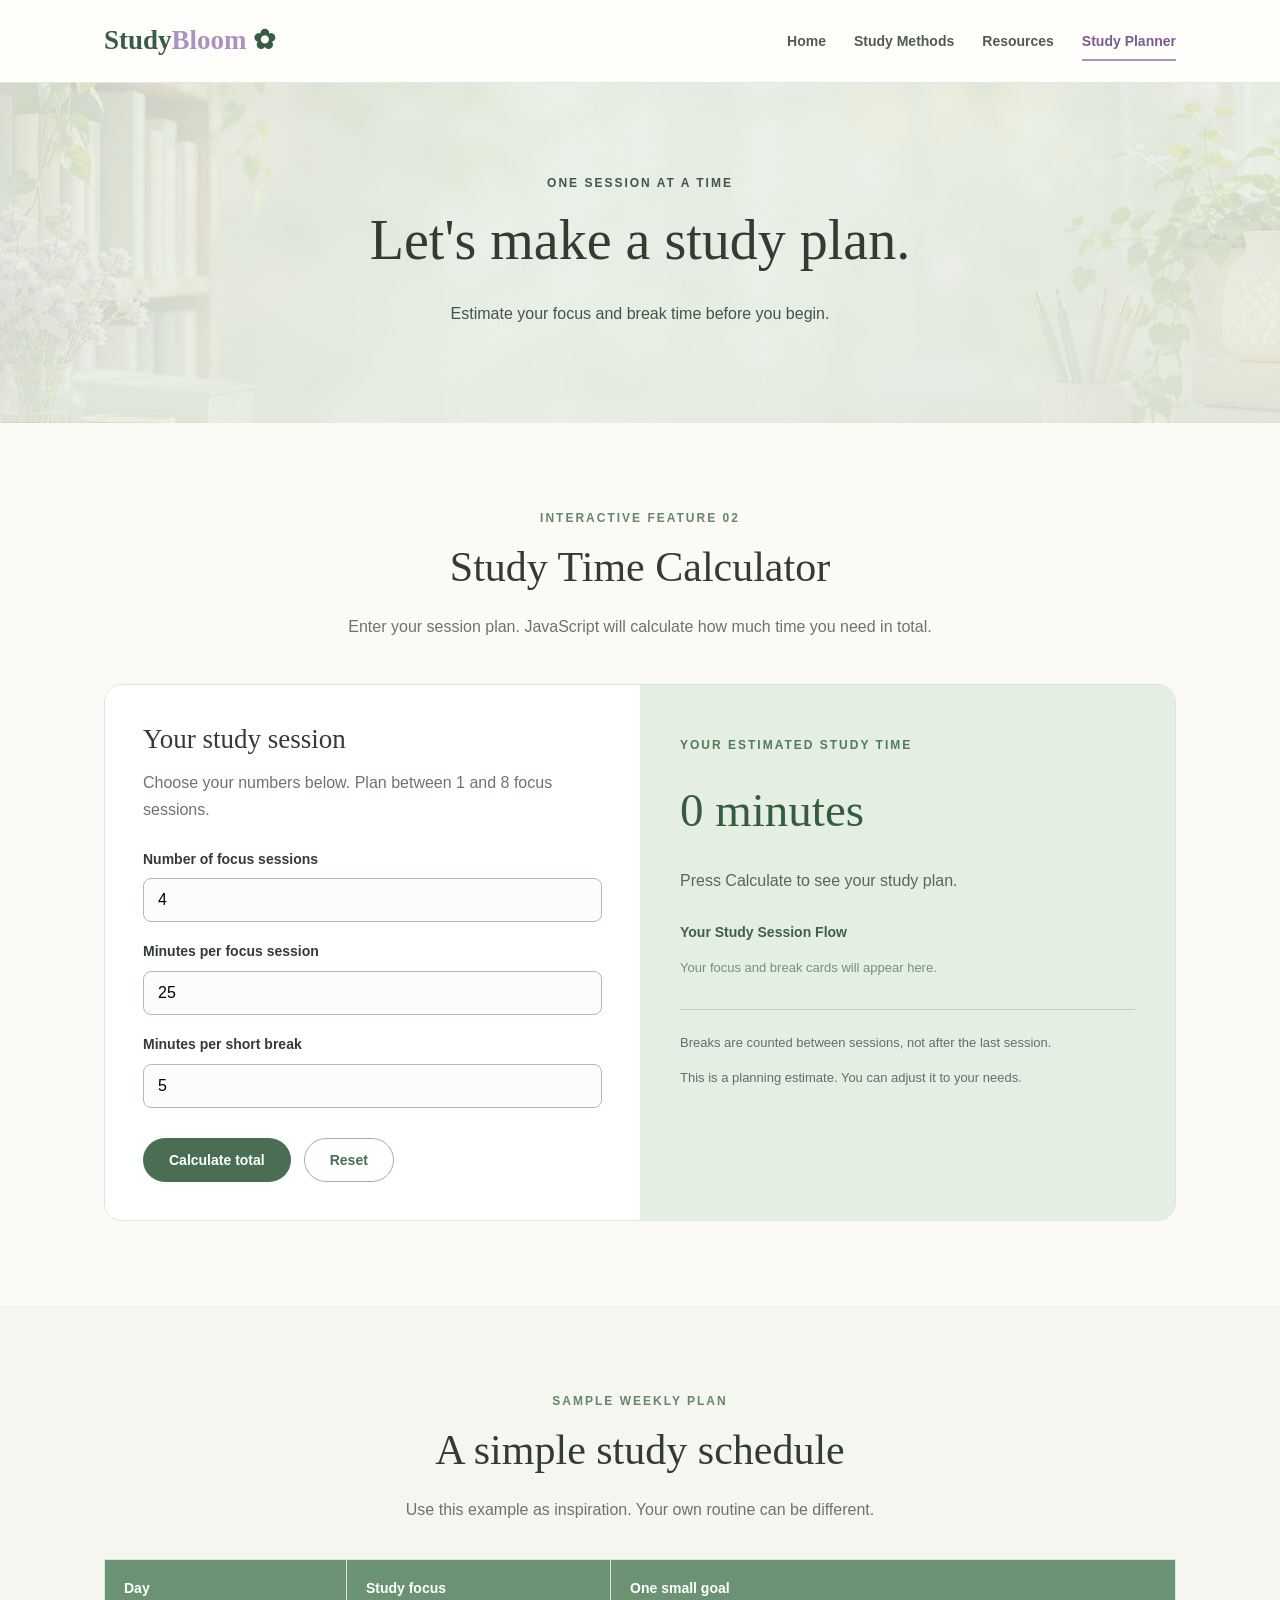
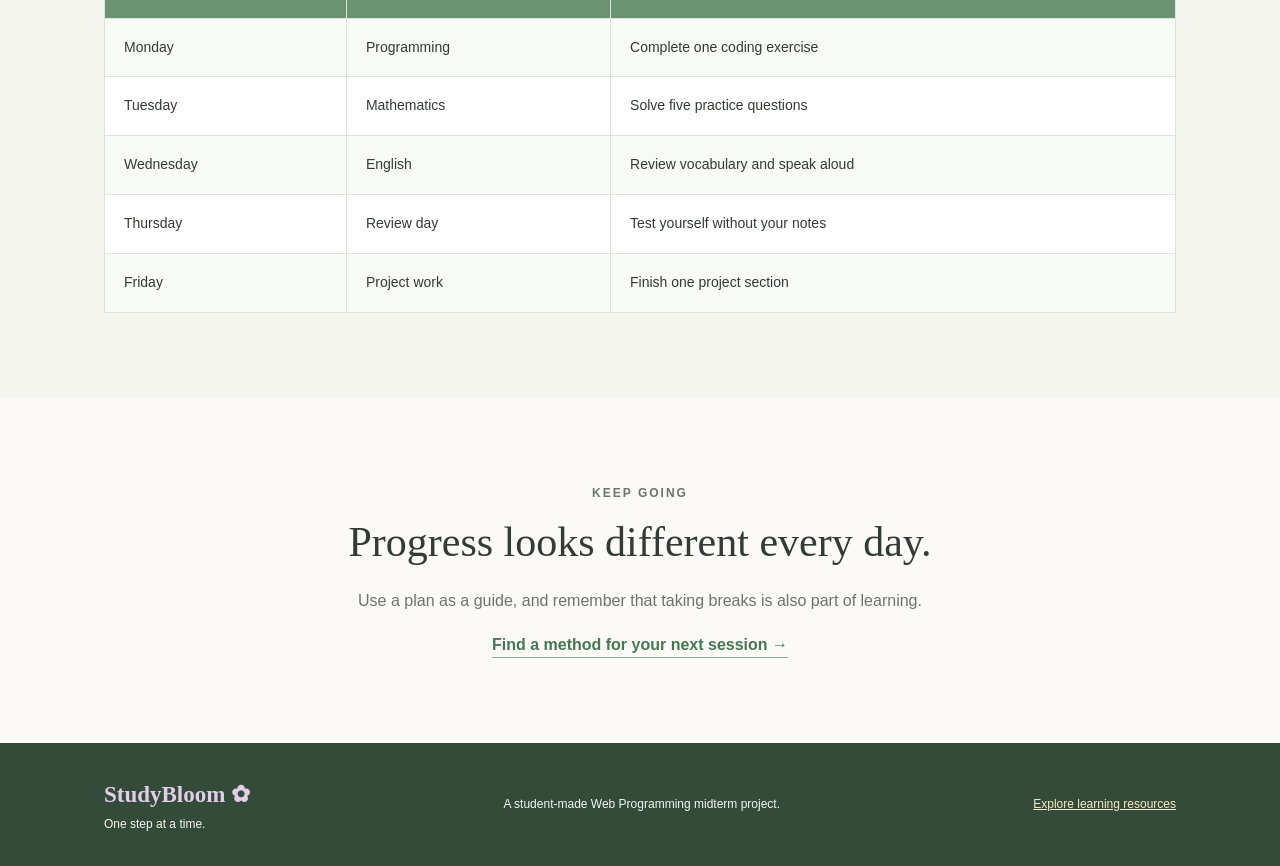
<file: planner.html>
<!DOCTYPE html>
<head>
    <title>StudyBloom | Study Planner</title>
    <link rel="stylesheet" href="style.css">
</head>
<body>
    <header class="site-header">
        <div class="container header-content">
            <a class="logo" href="index.html">Study<span>Bloom</span> ✿</a>

            <nav>
                <ul class="nav-list">
                    <li><a href="index.html">Home</a></li>
                    <li><a href="methods.html">Study Methods</a></li>
                    <li><a href="resources.html">Resources</a></li>
                    <li><a class="current" href="planner.html">Study Planner</a></li>
                </ul>
            </nav>
        </div>
    </header>

    <main>
        <section class="page-banner green-banner">
            <div class="container center">
                <p class="small-label">ONE SESSION AT A TIME</p>
                <h1>Let's make a study plan.</h1>
                <p>Estimate your focus and break time before you begin.</p>
            </div>
        </section>

        <section class="section container">
            <p class="small-label center">INTERACTIVE FEATURE 02</p>
            <h2 class="center">Study Time Calculator</h2>
            <p class="center section-description">Enter your session plan. JavaScript will calculate how much time you need in total.</p>

            <div class="planner-grid">
                <div class="calculator-form">
                    <h3>Your study session</h3>
                    <p>Choose your numbers below. Plan between 1 and 8 focus sessions.</p>

                    <label for="sessions">Number of focus sessions</label>
                    <input id="sessions" type="number" min="1" max="8" value="4">

                    <label for="focus">Minutes per focus session</label>
                    <input id="focus" type="number" min="1" value="25">

                    <label for="breaks">Minutes per short break</label>
                    <input id="breaks" type="number" min="0" value="5">

                    <div class="calculator-buttons">
                        <button class="button button-green" onclick="calculateStudyTime()">Calculate total</button>
                        <button class="button button-outline" onclick="resetStudyTime()">Reset</button>
                    </div>
                </div>

                <div class="calculator-result">
                    <p class="small-label">YOUR ESTIMATED STUDY TIME</p>
                    <p class="total-time" id="total-time">0 minutes</p>
                    <p id="time-breakdown">Press Calculate to see your study plan.</p>
                    <p class="timeline-title">Your Study Session Flow</p>
                    <div class="study-timeline" id="study-timeline">
                        <p class="timeline-empty">Your focus and break cards will appear here.</p>
                    </div>
                    <div class="result-note">
                        <p>Breaks are counted between sessions, not after the last session.</p>
                        <p>This is a planning estimate. You can adjust it to your needs.</p>
                    </div>
                </div>
            </div>
        </section>

        <section class="section light-section">
            <div class="container">
                <p class="small-label center">SAMPLE WEEKLY PLAN</p>
                <h2 class="center">A simple study schedule</h2>
                <p class="center section-description">Use this example as inspiration. Your own routine can be different.</p>

                <div class="table-box">
                    <table class="study-table">
                        <tr>
                            <th>Day</th>
                            <th>Study focus</th>
                            <th>One small goal</th>
                        </tr>
                        <tr>
                            <td>Monday</td>
                            <td>Programming</td>
                            <td>Complete one coding exercise</td>
                        </tr>
                        <tr>
                            <td>Tuesday</td>
                            <td>Mathematics</td>
                            <td>Solve five practice questions</td>
                        </tr>
                        <tr>
                            <td>Wednesday</td>
                            <td>English</td>
                            <td>Review vocabulary and speak aloud</td>
                        </tr>
                        <tr>
                            <td>Thursday</td>
                            <td>Review day</td>
                            <td>Test yourself without your notes</td>
                        </tr>
                        <tr>
                            <td>Friday</td>
                            <td>Project work</td>
                            <td>Finish one project section</td>
                        </tr>
                    </table>
                </div>
            </div>
        </section>

        <section class="section container">
            <div class="closing-message">
                <p class="small-label">KEEP GOING</p>
                <h2>Progress looks different every day.</h2>
                <p>Use a plan as a guide, and remember that taking breaks is also part of learning.</p>
                <a class="text-link" href="methods.html">Find a method for your next session →</a>
            </div>
        </section>
    </main>

    <footer class="site-footer">
        <div class="container footer-content">
            <p><strong>StudyBloom ✿</strong><br>One step at a time.</p>
            <p>A student-made Web Programming midterm project.</p>
            <p><a href="resources.html">Explore learning resources</a></p>
        </div>
    </footer>

    <script src="script.js"></script>
</body>
</html>
</file>
<file: style.css>
* {
    box-sizing: border-box;
}

body {
    margin: 0;
    padding: 0;
    font-family: Arial, Helvetica, sans-serif;
    color: #333b36;
    background-color: #fcfaf7;
    line-height: 1.7;
}

html {
    scroll-behavior: smooth;
}

img {
    max-width: 100%;
    display: block;
}

a {
    color: inherit;
}

button,
input {
    font-family: Arial, Helvetica, sans-serif;
}

h1,
h2,
h3 {
    font-family: Georgia, 'Times New Roman', serif;
    font-weight: normal;
    line-height: 1.2;
}

h1 {
    font-size: 64px;
    margin: 0 0 25px;
}

h2 {
    font-size: 42px;
    margin: 0 0 20px;
}

h3 {
    font-size: 27px;
    margin: 0 0 14px;
}

p {
    margin-top: 0;
}

.container {
    max-width: 1120px;
    margin: 0 auto;
    padding-left: 24px;
    padding-right: 24px;
}

.section {
    padding-top: 85px;
    padding-bottom: 85px;
}

.center {
    text-align: center;
}

.small-label {
    color: #65866c;
    font-size: 12px;
    font-weight: bold;
    letter-spacing: 2px;
    text-transform: uppercase;
    margin-bottom: 14px;
}

.section-description {
    max-width: 650px;
    margin: 0 auto 36px;
    color: #6b7470;
}

.light-section {
    background-color: #f4f6ef;
}

.site-header {
    background-color: #fffefa;
    border-bottom: 1px solid #e4e8df;
    position: sticky;
    top: 0;
    z-index: 10;
}

.header-content {
    min-height: 82px;
    display: flex;
    align-items: center;
    justify-content: space-between;
}

.logo {
    font-family: Georgia, 'Times New Roman', serif;
    font-size: 27px;
    font-weight: bold;
    color: #385d44;
    text-decoration: none;
}

.logo span {
    color: #ad91bf;
}

.nav-list {
    list-style-type: none;
    display: flex;
    gap: 28px;
    margin: 0;
    padding: 0;
}

.nav-list a {
    color: #4e5c52;
    font-size: 14px;
    font-weight: bold;
    padding: 10px 0;
    text-decoration: none;
    transition: color 0.2s;
}

.nav-list a:hover {
    color: #8c659f;
}

.nav-list .current {
    color: #7c5c91;
    border-bottom: 2px solid #ad91bf;
}

.button {
    display: inline-block;
    border: 1px solid transparent;
    border-radius: 28px;
    padding: 13px 25px;
    font-size: 14px;
    font-weight: bold;
    text-decoration: none;
    cursor: pointer;
    transition: background-color 0.2s, transform 0.2s;
}

.button:hover {
    transform: translateY(-2px);
}

.button-green {
    background-color: #496e54;
    color: white;
}

.button-green:hover {
    background-color: #31543b;
}

.button-outline {
    background-color: white;
    border-color: #9cb5a1;
    color: #496e54;
}

.button-outline:hover {
    background-color: #e9f0e9;
}

.text-link {
    color: #477754;
    font-weight: bold;
    text-decoration: none;
    border-bottom: 1px solid #88a995;
    padding-bottom: 4px;
}

.text-link:hover {
    color: #7c5c91;
}

.home-hero {
    background-color: #f6eee5;
    background-image: linear-gradient(to right, #fcfaf7 0%, #fcfaf7e8 29%, #fcfaf7a6 56%, #fcfaf71a 100%),
                      url("hero-study-desk.png");
    background-size: cover;
    background-position: center;
    padding-top: 115px;
    padding-bottom: 115px;
}

.hero-grid {
    min-height: 420px;
    display: flex;
    align-items: center;
}

.hero-text {
    max-width: 595px;
    padding-top: 30px;
    padding-bottom: 30px;
}

.hero-text h1 {
    color: #2f4f39;
}

.hero-text h1 em {
    color: #9b7ab0;
}

.hero-text p {
    max-width: 490px;
    color: #5d6b60;
    margin-bottom: 28px;
}

.hero-text .small-label {
    color: #65866c;
    margin-bottom: 15px;
}

.intro {
    padding-bottom: 70px;
}

.intro-description {
    max-width: 700px;
    margin: 0 auto;
    color: #6b7470;
}

.feature-grid {
    display: grid;
    grid-template-columns: repeat(2, 1fr);
    gap: 24px;
    margin-top: 42px;
}

.feature-card {
    min-height: 255px;
    padding: 35px;
    border-radius: 18px;
    transition: transform 0.2s;
}

.feature-card:hover {
    transform: translateY(-5px);
}

.tip-panel {
    display: grid;
    grid-template-columns: 1.2fr 1fr;
    background-color: #f0eaf5;
    border-radius: 18px;
    overflow: hidden;
}

.tip-content {
    padding: 50px;
}

.tip-content h2 {
    font-size: 37px;
}

.tip-content #study-tip {
    max-width: 470px;
    min-height: 75px;
    color: #5c6260;
}

.tip-picture img {
    width: 100%;
    height: 100%;
    object-fit: cover;
}

.feature-icon {
    display: inline-block;
    font-size: 13px;
    font-weight: bold;
    margin-bottom: 24px;
}

.feature-card p {
    max-width: 360px;
    color: #5b635f;
}

.feature-card a {
    color: #395f46;
    font-weight: bold;
    text-decoration: none;
}

.feature-card a:hover {
    text-decoration: underline;
}

.lavender-card {
    background-color: #ece5f4;
}

.peach-card {
    background-color: #fae9df;
}

.green-card {
    background-color: #e2eee4;
}

.yellow-card {
    background-color: #faf0cf;
}

.split-section {
    display: grid;
    grid-template-columns: 1fr 1fr;
    gap: 65px;
    align-items: center;
}

.split-section p {
    color: #66716a;
}

.split-section img {
    width: 100%;
    height: 340px;
    object-fit: cover;
    border-radius: 16px;
}

.page-banner {
    padding-top: 90px;
    padding-bottom: 80px;
    background-size: cover;
    background-position: center;
}

.page-banner h1 {
    font-size: 56px;
}

.page-banner p {
    color: #425549;
}

.lavender-banner {
    background-color: #f0eaf5;
    background-image: linear-gradient(#f0eaf5db, #f0eaf5e6),
                      url("banner-study-corner.png");
}

.peach-banner {
    background-color: #f9ebe4;
    background-image: linear-gradient(#f9ebe4db, #f9ebe4e6),
                      url("banner-study-corner.png");
}

.green-banner {
    background-color: #e7efe5;
    background-image: linear-gradient(#e7efe5db, #e7efe5e6),
                      url("banner-study-corner.png");
}

.filter-buttons {
    display: flex;
    justify-content: center;
    gap: 12px;
    margin: 30px 0 15px;
}

.filter-button {
    border: 1px solid #b3a5be;
    background-color: white;
    color: #735c82;
    border-radius: 25px;
    padding: 11px 23px;
    font-size: 13px;
    font-weight: bold;
    cursor: pointer;
}

.filter-button:hover {
    background-color: #ece5f4;
}

.filter-button.active {
    background-color: #9476a8;
    color: white;
    border-color: #9476a8;
}

.filter-result {
    text-align: center;
    color: #69716a;
    font-size: 13px;
    margin-bottom: 33px;
}

.method-grid {
    display: grid;
    grid-template-columns: repeat(3, 1fr);
    gap: 22px;
}

.method-card {
    background-color: white;
    border: 1px solid #e3e8e0;
    border-radius: 15px;
    padding: 28px;
    box-shadow: 0 8px 22px #e9e8e3;
    transition: transform 0.2s, box-shadow 0.2s;
}

.method-card:hover {
    transform: translateY(-5px);
    box-shadow: 0 12px 27px #dbded7;
}

.method-number {
    color: #8d749b;
    font-size: 11px;
    font-weight: bold;
    letter-spacing: 1.5px;
}

.method-card h3 {
    font-size: 25px;
    margin-top: 12px;
}

.method-card p {
    color: #68716b;
    font-size: 14px;
}

.method-card .method-example {
    border-top: 1px solid #e9e8e4;
    padding-top: 17px;
    margin-top: 20px;
    color: #506a56;
}

.resource-grid {
    display: grid;
    grid-template-columns: repeat(2, 1fr);
    gap: 26px;
    margin-top: 38px;
}

.resource-card {
    border-radius: 16px;
    background-color: #fff;
    overflow: hidden;
    border: 1px solid #e8e8e1;
    transition: transform 0.2s;
}

.resource-card:hover {
    transform: translateY(-5px);
}

.resource-card img {
    width: 100%;
    height: 235px;
    object-fit: cover;
}

.resource-card h3 {
    padding: 27px 27px 0;
}

.resource-card p {
    padding: 0 27px 24px;
    color: #69736d;
}

.table-box {
    overflow-x: auto;
}

.study-table {
    width: 100%;
    border-collapse: collapse;
    background-color: white;
    font-size: 14px;
}

.study-table th,
.study-table td {
    border: 1px solid #dbe4da;
    padding: 17px 19px;
    text-align: left;
}

.study-table th {
    color: white;
    background-color: #6b9273;
}

.study-table tr:nth-child(even) {
    background-color: #f8faf5;
}

.study-table a {
    color: #52765c;
    font-weight: bold;
}

.study-table a:hover {
    color: #936eab;
}

.table-note {
    text-align: center;
    font-size: 12px;
    color: #7a817b;
    margin-top: 16px;
}

.numbered-list {
    padding-left: 23px;
    margin-bottom: 30px;
}

.numbered-list li {
    margin-bottom: 10px;
}

.quote-box {
    background-color: #e8e2f0;
    padding: 42px;
    border-radius: 18px;
    text-align: center;
}

.quote-symbol {
    font-size: 64px;
    color: #9076a3;
    line-height: 1;
}

.quote-box .quote-text {
    font-family: Georgia, 'Times New Roman', serif;
    font-size: 29px;
    color: #5a4d62;
}

.quote-credit {
    font-size: 13px;
}

.planner-grid {
    display: grid;
    grid-template-columns: 1fr 1fr;
    border-radius: 18px;
    overflow: hidden;
    border: 1px solid #dbe7dc;
    margin-top: 44px;
}

.calculator-form {
    background-color: white;
    padding: 38px;
}

.calculator-form p {
    color: #6a756c;
    margin-bottom: 24px;
}

.calculator-form label {
    display: block;
    font-size: 14px;
    font-weight: bold;
    margin-top: 18px;
    margin-bottom: 7px;
}

.calculator-form input {
    width: 100%;
    padding: 12px 14px;
    border: 1px solid #aebead;
    border-radius: 8px;
    font-size: 16px;
    background-color: #fcfdfa;
}

.calculator-form input:focus {
    border-color: #52765c;
}

.calculator-buttons {
    display: flex;
    gap: 13px;
    margin-top: 30px;
}

.calculator-result {
    padding: 50px 40px;
    background-color: #e4eee3;
}

.calculator-result .small-label {
    color: #547a5e;
}

.total-time {
    font-family: Georgia, 'Times New Roman', serif;
    font-size: 47px;
    color: #355b40;
    margin: 16px 0;
}

#time-breakdown {
    color: #536b59;
}

.timeline-title {
    font-size: 14px;
    font-weight: bold;
    color: #3f6149;
    margin-top: 27px;
    margin-bottom: 12px;
}

.study-timeline {
    display: flex;
    flex-wrap: wrap;
    align-items: center;
    gap: 9px;
}

.timeline-focus {
    background-color: #ffffff;
    border: 1px solid #bed0be;
    border-radius: 12px;
    padding: 11px 14px;
    min-width: 102px;
    text-align: center;
}

.timeline-focus span {
    display: block;
    color: #719379;
    font-size: 10px;
    font-weight: bold;
    letter-spacing: 1px;
}

.timeline-focus strong {
    color: #355b40;
    font-size: 16px;
}

.timeline-break {
    background-color: #e4dbed;
    border: 1px solid #d1c0df;
    border-radius: 20px;
    padding: 8px 12px;
    color: #765e86;
    font-size: 12px;
    font-weight: bold;
}

.timeline-empty {
    font-size: 13px;
    color: #77907a;
    margin: 0;
}

.result-note {
    border-top: 1px solid #c0d3bf;
    padding-top: 22px;
    margin-top: 30px;
    color: #617166;
    font-size: 13px;
}

.closing-message {
    max-width: 650px;
    margin: 0 auto;
    text-align: center;
}

.closing-message p {
    color: #6b746b;
}

.site-footer {
    background-color: #344b3a;
    color: #f3f7ef;
    padding-top: 32px;
    padding-bottom: 32px;
}

.footer-content {
    display: flex;
    justify-content: space-between;
    align-items: center;
    gap: 30px;
}

.footer-content p {
    font-size: 12px;
    margin: 0;
}

.footer-content strong {
    font-family: Georgia, 'Times New Roman', serif;
    font-size: 23px;
    color: #e2cee7;
}

.footer-content a {
    color: #f6e9c6;
}

@media (max-width: 950px) {
    .header-content {
        flex-direction: column;
        padding-top: 15px;
        padding-bottom: 15px;
    }

    .method-grid {
        grid-template-columns: repeat(2, 1fr);
    }
}

@media (max-width: 650px) {
    h1 {
        font-size: 44px;
    }

    h2 {
        font-size: 32px;
    }

    .section {
        padding-top: 60px;
        padding-bottom: 60px;
    }

    .nav-list {
        flex-wrap: wrap;
        justify-content: center;
        gap: 12px;
    }

    .nav-list a {
        font-size: 12px;
    }

    .feature-grid,
    .tip-panel,
    .method-grid,
    .resource-grid,
    .split-section,
    .planner-grid {
        grid-template-columns: 1fr;
    }

    .home-hero {
        padding-top: 70px;
        padding-bottom: 70px;
        background-position: 62% center;
        background-image: linear-gradient(#fcfaf7da, #fcfaf7ed),
                          url("hero-study-desk.png");
    }

    .hero-grid {
        min-height: 300px;
    }

    .tip-content {
        padding: 30px;
    }

    .tip-picture img {
        height: 230px;
    }

    .page-banner h1 {
        font-size: 40px;
    }

    .filter-buttons {
        flex-wrap: wrap;
    }

    .calculator-form,
    .calculator-result {
        padding: 28px;
    }

    .total-time {
        font-size: 39px;
    }

    .footer-content {
        flex-direction: column;
        align-items: flex-start;
    }
}
</file>
